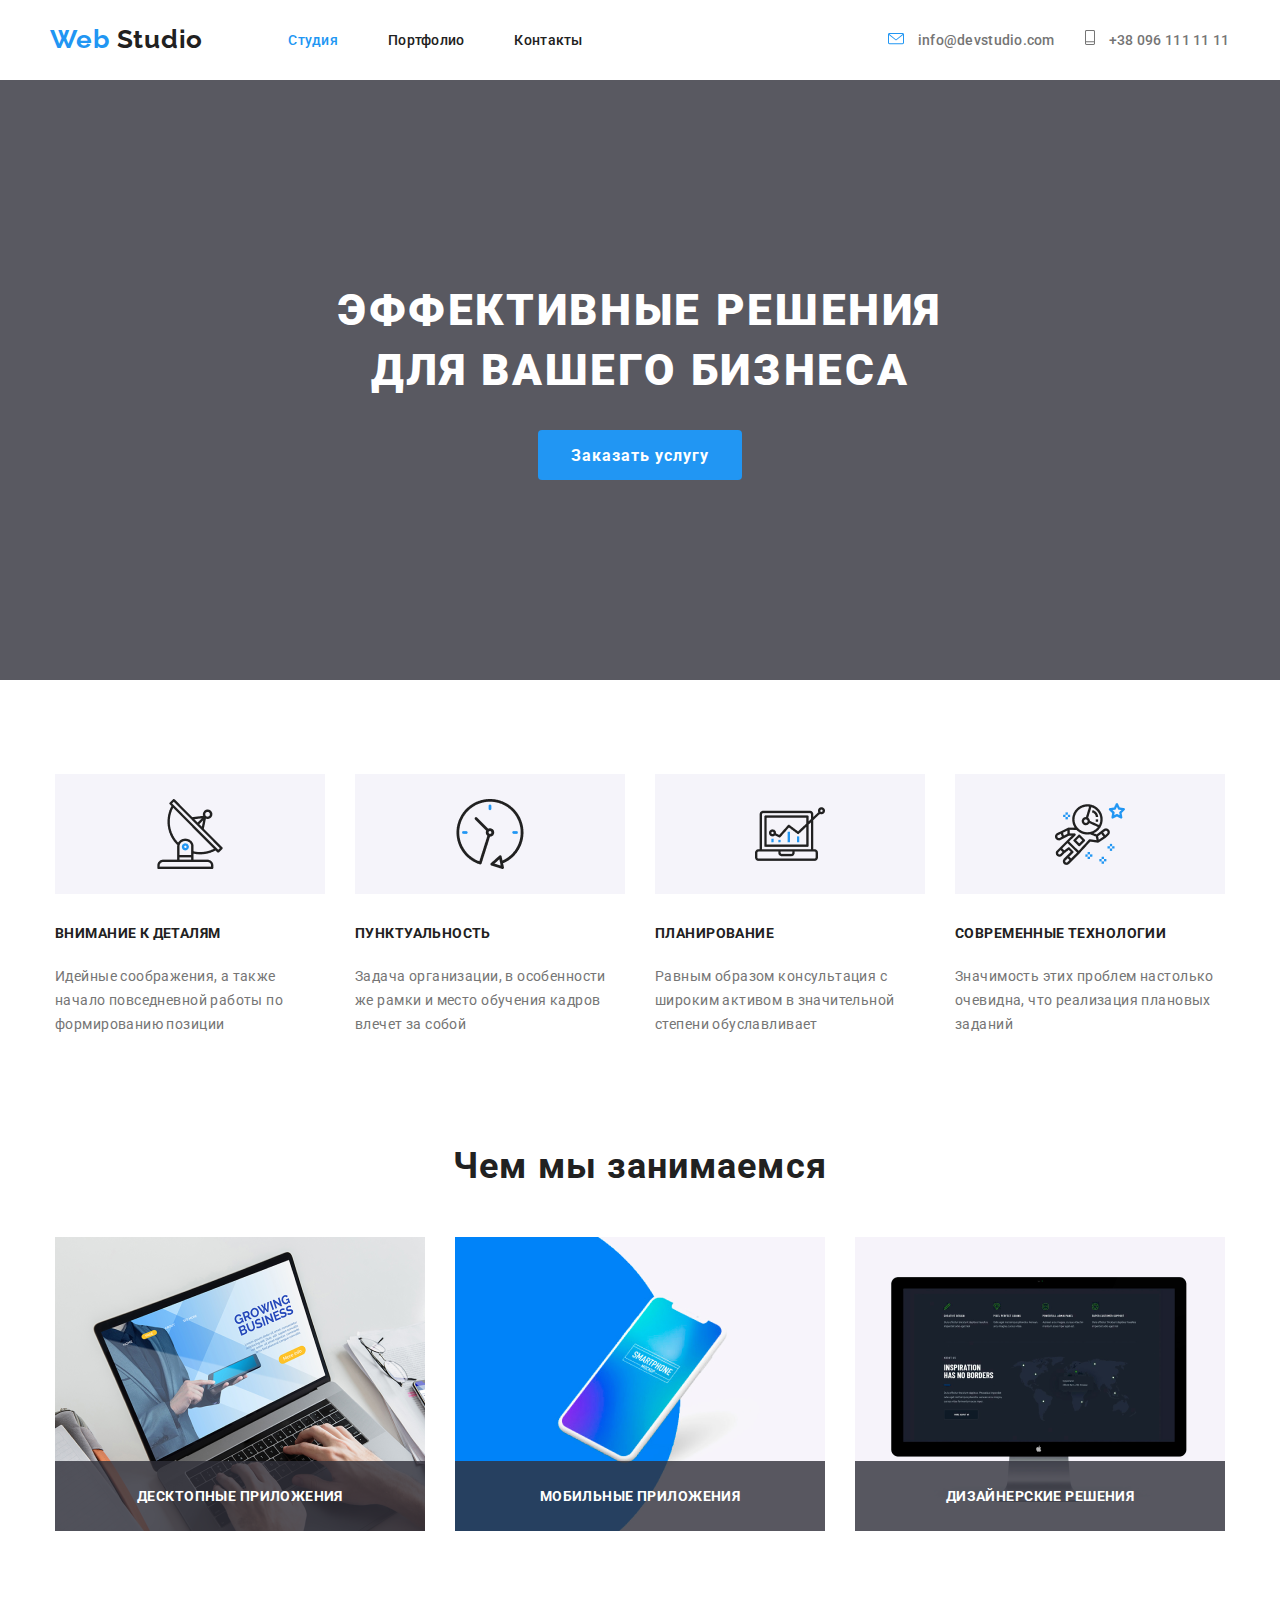
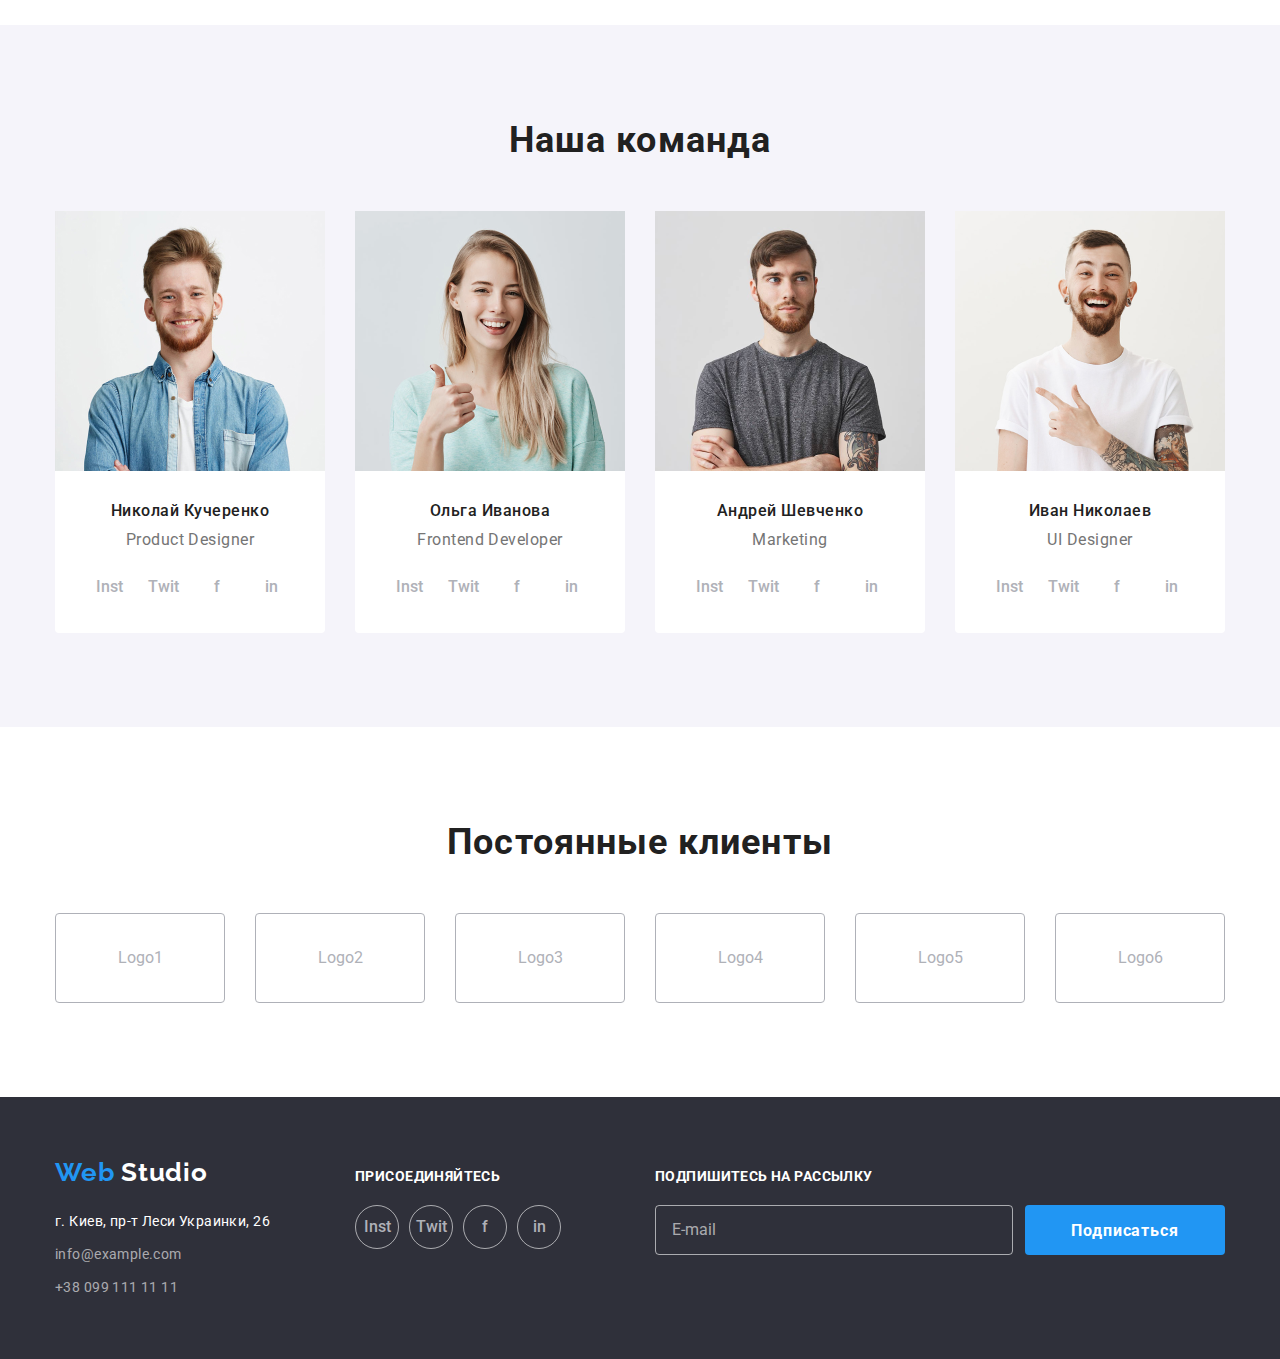
<file: index.html>
<!DOCTYPE html>
<html lang="en">
<head>
    <meta charset="UTF-8">
    <meta name="viewport" content="width=device-width, initial-scale=1.0">
    <title>Web Studio</title>
    <link href="https://fonts.googleapis.com/css2?family=Raleway&family=Roboto:wght@400;500;700;900&display=swap" rel="stylesheet">
    <link rel="stylesheet" href="https://cdnjs.cloudflare.com/ajax/libs/modern-normalize/0.7.0/modern-normalize.min.css">
    <link rel="stylesheet" href="./css/styles.css">
</head>
<body class="page">
    <div class="contianer">
        <header class="header-container container">    
            <!--Navbar-->
            <div class="page-header container">
                <nav class="nav-container">
                    <a class="logo header link" href="./">
                    <span class="site-logo main">
                        <span class="logo-part1">Web </span><span class="logo-part2">Studio</span>
                    </span> 
                    </a>
                    <!--main navigation-->
                    <ul class="site-nav list">
                        <li class="item">
                            <a class="link current" href="./index.html">Студия</a>
                        </li>
                        <li class="item">
                            <a class="link" href="./portfolio.html">Портфолио</a>
                        </li>
                        <li class="item">
                            <a class="link" href="#">Контакты</a>
                        </li>
                    </ul>
                    <!--contacts links-->
                    <ul class="site-contacts list">
                        <li class="item">
                            <a class="link" href="mailto:info@devstudio.com"><img src="./images/mail-pic.svg" alt="mail-icon"></a>
                            <a class="link" href="mailto:info@devstudio.com">info@devstudio.com</a>
                        </li>
                        <li class="item">
                            <a class="link" href="tel:+380961111111"><img src="./images/phone-pic.svg" alt="phone-icon"></a>
                            <a class="link" href="tel:+380961111111">+38 096 111 11 11</a>
                        </li class="item">
                    </ul>
            </nav>
            </div>
        </header>
    </div>
    <main>
         <!--Hero!-->
         <div class="hero">
            <section class="hero-container">
                <div class="hero-section">
                    <H1 class="hero-title">Эффективные решения для вашего бизнеса</H1>
                    <a class="link button hero" href="#">Заказать услугу</a>
                </div>             
            </section>
         </div>
        <!--Advantages-->
        <div class="container">
            <section class="advantages-container container">
                <div class="advantages-section">
                    <h2 class="advantages-title" hidden>Наши преимущества</h2>
                    <ul class="advantages-list list">
                        <li class="advantages-item">
                            <img class="advantages-image" src="./images/advan-antenna1.png" alt="marker antenna">
                            <h3 class="advantages-subtitle">Внимание к деталям</h3>
                            <p class="advantages-text">Идейные соображения, а также начало повседневной работы по формированию позиции</p>                
                        </li>
                        <li class="advantages-item">
                            <img class="advantages-image" src="./images/advan-clock1.png" alt="marker clock">
                            <h3 class="advantages-subtitle">Пунктуальность</h3>
                            <p class="advantages-text">Задача организации, в особенности же рамки и место обучения кадров влечет за собой</p>
                        </li>
                        <li class="advantages-item">
                            <img class="advantages-image" src="./images/advan-diagram1.png" alt="marker diagaram">
                            <h3 class="advantages-subtitle">Планирование</h3>
                            <p class="advantages-text">Равным образом консультация с широким активом в значительной степени обуславливает</p>
                        </li>
                        <li class="advantages-item">
                            <img class="advantages-image" src="./images/advan-astronaut1.png" alt="marker technologies">
                            <h3 class="advantages-subtitle">Современные технологии</h3>
                            <p class="advantages-text">Значимость этих проблем настолько очевидна, что реализация плановых заданий</p>
                        </li>
                    </ul>
                </div>
            </section>
        </div>
        <!--Projects examples-->
        <div class="container">
            <section class="projects-container container">
                <div class="projects-section">
                    <h2 class="section-title">Чем мы занимаемся</h2>
                    <ul class="projects-list list">
                        <li class="project-item">
                            <img class="project-image" src="./images/apps-on-desktop.png" alt="Desktop application running on laptop">
                            <a class="project-link link" href="#">Десктопные приложения</a>
                        </li>
                        <li class="project-item">
                            <img class="project-image" src="./images/apps-on-mobile.png" alt="Mobile application running on smartphone">
                            <a class="project-link link" href="">Мобильные приложения</a>
                        </li>
                        <li class="project-item">
                            <img class="project-image" src="./images/apps-design.png" alt="Application desighn">
                            <a class="project-link link" href="">Дизайнерские решения</a>
                        </li>
                    </ul>
                </div>
            </section>
        </div>
        <!--Our Team-->
        <div class="team">
            <section class="team-container">
                <div class="team-section">
                    <h2 class="section-title">Наша команда</h2>
                    <ul class="team-list list">
                        <li class="team-item">
                            <img class="team-member-photo" src="./images/team-nkucherenko.jpg" alt="Николай Кучеренко"
                            width="270"
                            height="260">
                            <h3 class="team-member-title">Николай Кучеренко</h3>
                            <p class="team-department">Product Designer</p>
                            <ul class="social-list list">
                                <li class="social-list-item">
                                    <a class="link" href="https://www.instagram.com/" aria-label="Link to Instagram">Inst</a>
                                </li>
                                <li class="social-list-item">
                                    <a class="link" href="https://twitter.com/" aria-label="Link to Twitter">Twit</a>
                                </li>
                                <li class="social-list-item">
                                    <a class="link" href="https://www.facebook.com/" aria-label="Link to Facebook">f</a>
                                </li>
                                <li class="social-list-item">
                                    <a class="link" href="https://www.linkedin.com/" aria-label="Link to Linkedin">in</a>                    
                                </li>
                            </ul>
                        <li class="team-item">
                            <img class="team-member-photo" src="./images/team-oivanova.png" alt="Ольга Иванова"
                            width="270"
                            height="260">
                            <h3 class="team-member-title">Ольга Иванова</h3>
                            <p class="team-department">Frontend Developer</p>
                            <ul class="social-list list">
                                <li class="social-list-item">
                                    <a class="link" href="https://www.instagram.com/" aria-label="Link to Instagram">Inst</a>
                                </li>
                                <li class="social-list-item">
                                    <a class="link" href="https://twitter.com/" aria-label="Link to Twitter">Twit</a>
                                </li>
                                <li class="social-list-item">
                                    <a class="link" href="https://www.facebook.com/" aria-label="Link to Facebook">f</a>
                                </li>
                                <li class="social-list-item">
                                    <a class="link" href="https://www.linkedin.com/" aria-label="Link to Linkedin">in</a>                    
                                </li>
                            </ul>
                        </li>
                        <li class="team-item">
                            <img class="team-member-photo" src="./images/team-ashevchenko.png" alt="Андрей Шевченко"
                            width="270"
                            height="260">
                            <h3 class="team-member-title">Андрей Шевченко</h3>
                            <p class="team-department">Marketing</p>
                            <ul class="social-list list">
                                <li class="social-list-item">
                                    <a class="link" href="https://www.instagram.com/" aria-label="Link to Instagram">Inst</a>
                                </li>
                                <li class="social-list-item">
                                    <a class="link" href="https://twitter.com/" aria-label="Link to Twitter">Twit</a>
                                </li>
                                <li class="social-list-item">
                                    <a class="link" href="https://www.facebook.com/" aria-label="Link to Facebook">f</a>
                                </li>
                                <li class="social-list-item">
                                    <a class="link" href="https://www.linkedin.com/" aria-label="Link to Linkedin">in</a>                    
                                </li>
                            </ul>
                        </li>
                        <li class="team-item">
                            <img class="team-member-photo" src="./images/team-inikolaiev.png" alt="Иван Николаев"
                            width="270"
                            height="260">
                            <h3 class="team-member-title">Иван Николаев</h3>
                            <p class="team-department">UI Designer</p>
                            <ul class="social-list list">
                                <li class="social-list-item">
                                    <a class="link" href="https://www.instagram.com/" aria-label="Link to Instagram">Inst</a>
                                </li>
                                <li class="social-list-item">
                                    <a class="link" href="https://twitter.com/" aria-label="Link to Twitter">Twit</a>
                                </li>
                                <li class="social-list-item">
                                    <a class="link" href="https://www.facebook.com/" aria-label="Link to Facebook">f</a>
                                </li>
                                <li class="social-list-item">
                                    <a class="link" href="https://www.linkedin.com/" aria-label="Link to Linkedin">in</a>                    
                                </li>
                            </ul>
                        </li>
                    </ul>
                </div>
            </section>
        </div>
        <!--Сonstant clients-->
        <div class="container">
            <section class="clients-container container">
                <div class="clients">
                    <h2 class="section-title">Постоянные клиенты</h2>
                <ul class="company-list list">
                    <li class="company-item">
                        <a class="link" href="#" aria-label="Link to Company1">Logo1</a>
                    </li>
                    <li class="company-item">
                        <a  class="link" href="#" aria-label="Link to Company2">Logo2</a>
                    </li>
                    <li class="company-item">
                        <a  class="link" href="#" aria-label="Link to Company3">Logo3</a>
                    </li>
                    <li class="company-item">
                        <a  class="link" href="#" aria-label="Link to Company4">Logo4</a>
                    </li>
                    <li class="company-item">
                        <a  class="link" href="#" aria-label="Link to Company5">Logo5</a>
                    </li>
                    <li class="company-item">
                        <a  class="link" href="#" aria-label="Link to Company6">Logo6</a>
                    </li>
                </ul>
                </div>
            </section>
        </div>
    </main>
    <!--Footer-->
    <div class="footer">
        <footer class="footer-container">
            <div class="footer-section">
                <!--Address-->
                <section class="section-address">
                    <a class="logo footer link" href="./">
                        <span class="site-logo secondary">
                            <span class="logo-part1">Web </span><span class="logo-part2">Studio</span>
                        </span> 
                    </a>
                    <address class="contacts">
                        <p class="address-text">г. Киев, пр-т Леси Украинки, 26</p>
                        <a class="link mail" href="mailto:info@example.com">info@example.com</a><br>
                        <a class="link call" href="tel:+380991111111">+38 099 111 11 11</a>
                    </address>
                </section>
                <!--Join!-->
                <section class="section-join">
                    <p class="join-text">Присоединяйтесь</p>
                    <ul class="social-list join list">
                        <li class="social-list-item">
                            <a class="link" href="https://www.instagram.com/" aria-label="Link to Instagram">Inst</a>
                        </li>
                        <li class="social-list-item">
                            <a class="link" href="https://twitter.com/" aria-label="Link to Twitter">Twit</a>
                        </li>
                        <li class="social-list-item">
                            <a class="link" href="https://www.facebook.com/" aria-label="Link to Facebook">f</a>
                        </li>
                        <li class="social-list-item">
                            <a class="link" href="https://www.linkedin.com/" aria-label="Link to Linkedin">in</a>                    
                        </li>
                    </ul>
                </section>
                <!--Sign up-->
                <section class="section-signup">
                    <p class="signup-text">Подпишитесь на рассылку</p>
                    <!--Input field-->
                    <div class="sign-container">
                        <span class="email-input">E-mail</span>
                        <!--"Sign up on telegram" button-->
                        <a class="link button" href="#">Подписаться</a>
                    </div>
                </section>
            </div>    
        </footer>
    </div>
</body>
</html>
</file>
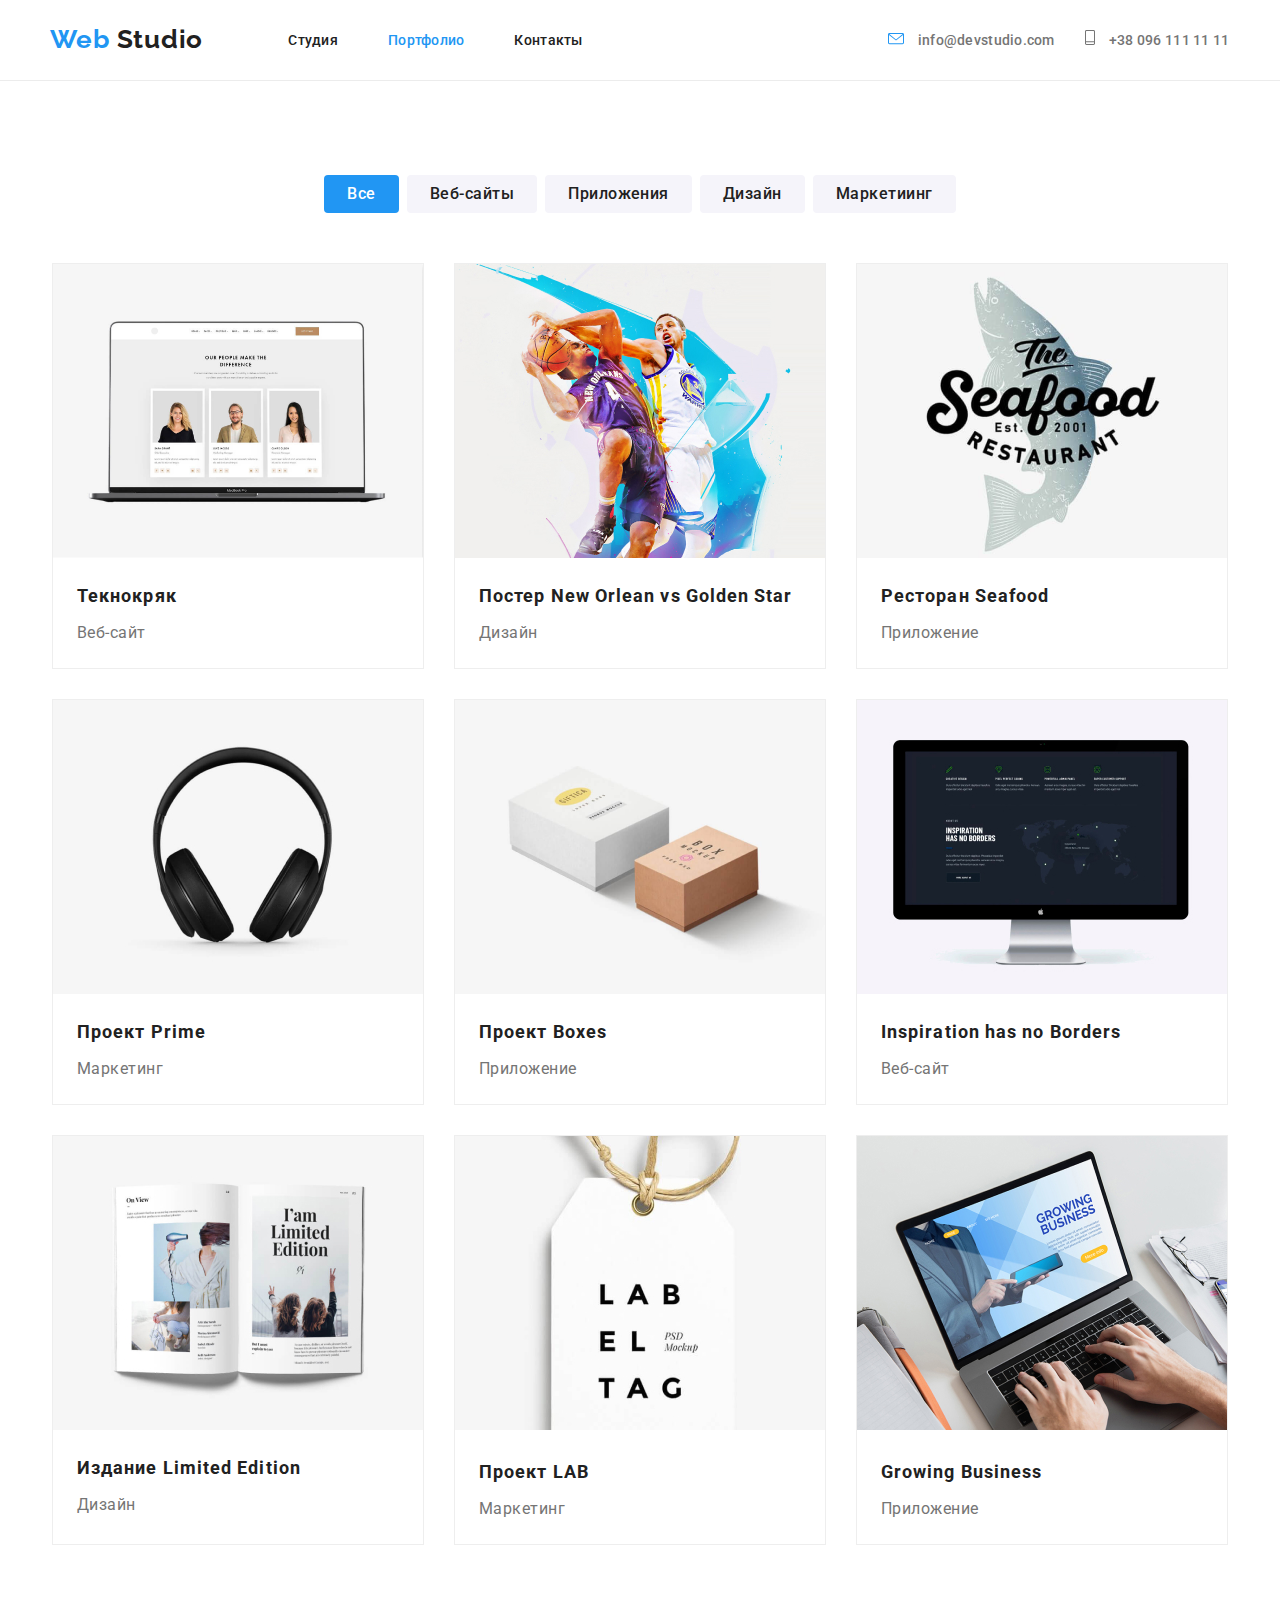
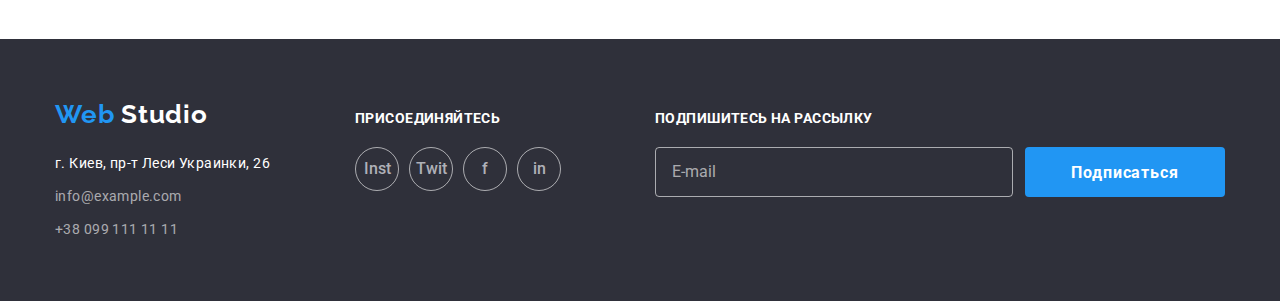
<file: portfolio.html>
<!DOCTYPE html>
<html lang="en">
<head>
    <meta charset="UTF-8">
    <meta name="viewport" content="width=device-width, initial-scale=1.0">
    <title>Web Studio</title>
    <link href="https://fonts.googleapis.com/css2?family=Raleway&family=Roboto:wght@400;500;700;900&display=swap" rel="stylesheet">
    <link rel="stylesheet" href="https://cdnjs.cloudflare.com/ajax/libs/modern-normalize/0.7.0/modern-normalize.min.css">
    <link rel="stylesheet" href="./css/styles.css">
</head>
<body class="page">
    <div class="container underline">
        <header class="header-container container">    
            <!--Navbar-->
            <div class="page-header container">
                <nav class="nav-container">
                    <a class="logo header link" href="./">
                    <span class="site-logo main">
                        <span class="logo-part1">Web </span><span class="logo-part2">Studio</span>
                    </span> 
                    </a>
                    <!--main navigation-->
                    <ul class="site-nav list">
                        <li class="item">
                            <a class="link" href="./index.html">Студия</a>
                        </li>
                        <li class="item">
                            <a class="link current" href="./portfolio.html">Портфолио</a>
                        </li>
                        <li class="item">
                            <a class="link" href="#">Контакты</a>
                        </li>
                    </ul>
                    <!--contacts links-->
                    <ul class="site-contacts list">
                        <li class="item">
                            <a class="link" href="mailto:info@devstudio.com"><img src="./images/mail-pic.svg" alt="mail-icon"></a>
                            <a class="link" href="mailto:info@devstudio.com">info@devstudio.com</a>
                        </li>
                        <li class="item">
                            <a class="link" href="tel:+380961111111"><img src="./images/phone-pic.svg" alt="phone-icon"></a>
                            <a class="link" href="tel:+380961111111">+38 096 111 11 11</a>
                        </li class="item">
                    </ul>
            </nav>
            </div>
        </header>
    </div>
    <main>
        <!--Portfolio navigation-->
        <div class="container">
            <section class="portfolio-nav container">
                <div class="portfolio-sort">
                    <ul class="portfolio-nav-list list">
                        <li class="portfolio-nav-item">
                            <button class="nav-button current" type="button">Все</button>
                        </li>
                        <li class="portfolio-nav-item">
                            <button class="nav-button" type="button">Веб-сайты</button>
                        </li>
                        <li class="portfolio-nav-item">
                            <button class="nav-button" type="button">Приложения</button>
                        </li>
                        <li class="portfolio-nav-item">
                            <button class="nav-button" type="button">Дизайн</button>
                        </li>
                        <li class="portfolio-nav-item">
                            <button class="nav-button" type="button">Маркетиинг</button>
                        </li>
                    </ul>
                </div>
            </section>
        </div>
        <!--Portfolio List All-->
        <div class="container">
            <section class="portfolio container">
                <div class="portfolio-container">
                    <h1 hidden>Портфолио</h1>
                    <ul class="portfolio-list list">
                        <li class="portfolio-item">
                            <a class="portfoli-link link link" href="#">
                                <img class="portfolio-image" src="./images/website-sample.png" alt="Фото Текнокряк Веб-сайт"
                                width="370"
                                height="294">
                                <p hidden class="portfolio-text">
                                    Технокряк это современная площадка распространения коронавируса. Компании используют эту платформу для цифрового шпионажа и атак на защищённые сервера конкурентов
                                </p>
                                <h2 class="portfolio-title">Текнокряк</h2>
                                <p class="portfolio-type">Веб-сайт</p>
                            </a>   
                        </li>
                        <li class="portfolio-item">
                            <a class="portfoli-link link" href="#">
                                <img class="portfolio-image" src="./images/portfolio-poster-neworlean.jpg" alt="Фото постера New Orlean vs Golden Star"
                                width="370"
                                height="294">
                                <p hidden class="portfolio-text">
                                    Технокряк это современная площадка распространения коронавируса. Компании используют эту платформу для цифрового шпионажа и атак на защищённые сервера конкурентов
                                </p>
                                <h2 class="portfolio-title">Постер New Orlean vs Golden Star</h2>
                                <p class="portfolio-type">Дизайн</p>
                            </a>
                        </li>
                        <li class="portfolio-item">
                            <a class="portfoli-link link" href="#">
                                <img class="portfolio-image" src="./images/portfolio-app-seafood.png" alt="Фото приложения ресторана Seafood"
                                width="370"
                                height="294">
                                <p hidden class="portfolio-text">
                                    Технокряк это современная площадка распространения коронавируса. Компании используют эту платформу для цифрового шпионажа и атак на защищённые сервера конкурентов
                                </p>
                                <h2 class="portfolio-title">Ресторан Seafood</h2>
                                <p class="portfolio-type">Приложение</p>
                            </a> 
                        </li>
                        <li class="portfolio-item">
                            <a class="portfoli-link link" href="#">
                                <img class="portfolio-image"src="./images/portfolio-prime.jpg" alt="Фото проекта Prime"
                                width="370"
                                height="294">
                                <p hidden class="portfolio-text">
                                    Технокряк это современная площадка распространения коронавируса. Компании используют эту платформу для цифрового шпионажа и атак на защищённые сервера конкурентов
                                </p>
                                <h2 class="portfolio-title">Проект Prime</h2>
                                <p class="portfolio-type">Маркетинг</p>
                            </a> 
                        </li>
                        <li class="portfolio-item">
                            <a class="portfolio-link link" href="">
                                <img class="portfolio-image" src="./images/portfolio-boxes.png" alt="Фото проекта Boxes"
                                width="370"
                                height="294">
                                <p hidden class="portfolio-text">
                                    Технокряк это современная площадка распространения коронавируса. Компании используют эту платформу для цифрового шпионажа и атак на защищённые сервера конкурентов
                                </p>
                                <h2 class="portfolio-title">Проект Boxes</h2>
                                <p class="portfolio-type">Приложение</p>
                            </a>
                        </li>
                        <li class="portfolio-item">
                            <a class="portfolio-link link" href="#">
                                <img class="portfolio-image" src="./images/portfolio-inspiration.jpg" alt="Фото веб-сайта Inspiration has no Borders"
                                width="370"
                                height="294">
                                <p hidden class="portfolio-text">
                                    Технокряк это современная площадка распространения коронавируса. Компании используют эту платформу для цифрового шпионажа и атак на защищённые сервера конкурентов
                                </p>
                                <h2 class="portfolio-title">Inspiration has no Borders</h2>
                                <p class="portfolio-type">Веб-сайт</p>
                            </a> 
                        </li>
                        <li class="portfolio-item">
                            <a class="portfolio-link link" href="#">
                                <img class="portfolio-image" src="./images/portfolio-limited-edition.jpg" alt="Фото издания Limited Edition"
                                width="370"
                                height="294">
                                <p hidden class="portfolio-text">
                                    Технокряк это современная площадка распространения коронавируса. Компании используют эту платформу для цифрового шпионажа и атак на защищённые сервера конкурентов
                                </p>
                                <h2 class="portfolio-title">Издание Limited Edition</h2>
                                <p class="portfolio-type">Дизайн</p>
                            </a>
                        </li>
                        <li class="portfolio-item">
                            <a class="portfolio-image link" class="portfolio-link link" href="#">
                                <img src="./images/portfolio-lab.jpg" alt="Фото проекта LAB"
                                width="370"
                                height="294">
                                <p hidden class="portfolio-text">
                                    Технокряк это современная площадка распространения коронавируса. Компании используют эту платформу для цифрового шпионажа и атак на защищённые сервера конкурентов
                                </p>
                                <h2 class="portfolio-title">Проект LAB</h2>
                                <p class="portfolio-type">Маркетинг</p>
                            </a>
                        </li>
                        <li class="portfolio-item">
                            <a class="portfolio-image link" class="portfolio-link link" href="#">
                                <img src="./images/portfolio-growing-business.jpg" alt="Фото приложения Growing Business"
                                width="370"
                                height="294">
                                <p hidden class="portfolio-text">
                                    Технокряк это современная площадка распространения коронавируса. Компании используют эту платформу для цифрового шпионажа и атак на защищённые сервера конкурентов
                                </p>
                                <h2 class="portfolio-title">Growing Business</h2>
                                <p class="portfolio-type">Приложение</p>
                            </a>
                        </li>
                    </ul>
            </section>
            </div>
        </div>
    </main>
    <!--Footer-->
    <div class="footer">
        <footer class="footer-container">
            <div class="footer-section">
                <!--Address-->
                <section class="section-address">
                    <a class="logo footer link" href="./">
                        <span class="site-logo secondary">
                            <span class="logo-part1">Web </span><span class="logo-part2">Studio</span>
                        </span> 
                    </a>
                    <address class="contacts">
                        <p class="address-text">г. Киев, пр-т Леси Украинки, 26</p>
                        <a class="link mail" href="mailto:info@example.com">info@example.com</a><br>
                        <a class="link call" href="tel:+380991111111">+38 099 111 11 11</a>
                    </address>
                </section>
                <!--Join!-->
                <section class="section-join">
                    <p class="join-text">Присоединяйтесь</p>
                    <ul class="social-list join list">
                        <li class="social-list-item">
                            <a class="link" href="https://www.instagram.com/" aria-label="Link to Instagram">Inst</a>
                        </li>
                        <li class="social-list-item">
                            <a class="link" href="https://twitter.com/" aria-label="Link to Twitter">Twit</a>
                        </li>
                        <li class="social-list-item">
                            <a class="link" href="https://www.facebook.com/" aria-label="Link to Facebook">f</a>
                        </li>
                        <li class="social-list-item">
                            <a class="link" href="https://www.linkedin.com/" aria-label="Link to Linkedin">in</a>                    
                        </li>
                    </ul>
                </section>
                <!--Sign up-->
                <section class="section-signup">
                    <p class="signup-text">Подпишитесь на рассылку</p>
                    <!--Input field-->
                    <div class="sign-container">
                        <span class="email-input">E-mail</span>
                        <!--"Sign up on telegram" button-->
                        <a class="link button" href="#">Подписаться</a>
                    </div>
                </section>
            </div>    
        </footer>
    </div>
</body>
</html>
</file>
<file: css/styles.css>
:root {
    --text-color-main: #212121;
    --text-color-secondary:#757575;
    --text-color-accent: #2196F3;
    --text-color-accent2: #ffffff;
    --text-color-footer: rgba(255, 255, 255, 0.6);;
    --background-color-main: #ffffff;
    --background-color-secondary: #F5F4FA;
    --background-color-accent: #2196F3;
    --background-color-accent2: #2F303A;
    --background-color-transparent1: rgba(47, 48, 58, 0.8);
    --background-color-transparent2: rgba(33, 150, 243, 0.9);
    --background-color-footer: #2F303A;
    --link-color-inactive: #AFB1B8;
    --link-color-active: #2196F3;
    --nav-underline: #ECECEC;
    --cards-line: #EEEEEE;
}

/*Page main (body) font and color styling*/
.page {
    background-color: var(--background-color-main);
    font-family: 'Roboto', sans-serif;
}

.site-logo {
    font-family: 'Raleway', sans-serif;
    font-size: 26px;
    font-weight: bold;
    line-height: 1.2;
    letter-spacing: 0.03em;
}

h1,h2,h3,h4,h5,h6 {
    margin-top: 0;
    margin-bottom: 0;
}

.list {
    list-style: none;
    padding: 0;
    margin: 0;
}

.link {
    text-decoration: none;
}

.link.button {
    color: var(--text-color-accent2);
    background-color: var(--background-color-accent);
}

.site-nav .link:hover,
.site-nav .link:focus {
    color: var( --text-color-accent);
}

.site-contacts .link:hover,
.site-contacts .link:focus {
    color:var( --text-color-accent);
}
/*Navbar (header)styling */

.container {
    background-color: var(--background-color-main);
}

.header-container {
    max-width: 1600px;

    padding-left: 15px;
    padding-right: 15px;
    margin-left: auto;
    margin-right: auto;
}
.container.underline {
    border-bottom: 1px solid var(--nav-underline);
}

.nav-container {
    display: flex;
    align-items: center;
    justify-content: center;
}

.site-logo.main .logo-part1 {
    color: var(--text-color-accent);
}

.site-logo.main .logo-part2 {
    color: var(--text-color-main);
}

.site-nav {
    display: flex;
    margin-left: 85px;
}

/*всем элементам списка, кроме последнего
равен этому выражению  .site-nav .item:not(:last-child) {}
(применить к всем который следует за .item - первый ел-т в списке)
*/
.site-nav .item + .item {
    margin-left: 50px;
}

.site-nav .link {
    display: block;
    padding-top: 32px;
    padding-bottom: 32px;

    color: var(--text-color-main);
    font-weight: 500;
    font-size: 14px;
    line-height: 1.15;
    letter-spacing: 0.02em;
}

.site-nav .link.current {
    color: var(--text-color-accent);
}

.site-contacts {
    display: flex;
    margin-left: 305px;
}

.site-contacts .link {
    color: var(--text-color-secondary);
    font-weight: 500;
    font-size: 14px;
    line-height: 1.5;
    letter-spacing: 0.02em
}

.site-contacts .item + .item{
    padding-left: 30px;
}

.site-contacts .item .link + .link {
    padding-left: 10px;

}
/*Section "Hero" styling*/
.hero {
    background-color: var(--background-color-transparent1);
}

.hero-container {
    max-width: 1600px;
    height: 600px;
    margin-left: auto;
    margin-right: auto;
}

.hero-section {
    padding-top: 200px;
    padding-bottom: 200px;
    padding-right: 15px;
    padding-left: 15px;
    
    background-color: var(--background-color-transparent);
    text-align: center;
}

.hero-title {
    width: 696px;
    margin-left: auto;
    margin-right: auto;
    margin-bottom: 30px;
    
    color: var(--text-color-accent2);
    font-weight: 900;
    font-size: 44px;
    line-height: 1.364;
    letter-spacing: 0.06em;
    text-transform: uppercase;
}
.button.hero {
    display:inline-block;
    min-width: 200px;
    height: 50px;
    padding: 10px 32px;
    border: 1px solid transparent;
    font-weight: 700;

    font-size: 16px;
    line-height: 1.875;
    letter-spacing: 0.06em;
    border-radius: 4px;
   }

/*Section "Advantages" styling*/
.advantages-container {
    max-width: 1600px;
    margin-left:auto;
    margin-right: auto;
}

.advantages-section {
    padding-top: 94px;
    padding-left: 15px;
    padding-right: 15px;
    margin-left:auto;
    margin-right: auto;
}
.advantages-list {
    display: flex;
    justify-content: center;
}

.advantages-item {
    width: 270px;
    align-items: center;
}

.advantages-list .advantages-item + .advantages-item {
    margin-left: 30px
}

.advantages-image {
    display: block;
    padding-left: 100px;;
    padding-right: 100px;
    padding-top: 25px;
    padding-bottom: 25px;
    margin-bottom: 30px;
   
    background-color: var(--background-color-secondary);    
}

.advantages-subtitle {
    display: inline-block;
    width: 270px;
    margin-bottom: 10px;

    color: var(--text-color-main);
    font-weight: bold;
    font-size: 14px;
    line-height: 1.142;
    letter-spacing: 0.03em;
    text-transform: uppercase;
}

.advantages-text {
    width: 270px;

    color: var(--text-color-secondary);
    font-size: 14px;
    line-height: 1.714;
    letter-spacing: 0.03em;
}

/*Section "Our Ptojects"*/
.projects-container {
    max-width: 1600px;
    margin-left:auto;
    margin-right: auto;
}

.projects-section {
    padding-top: 94px;
    padding-bottom: 94px;
    padding-left: 15px;
    padding-right: 15px;
    margin-left:auto;
    margin-right: auto;
}

.project-item {
    display: flex;
    flex-direction: column;
    width: 370px;
    height: 294px;
}

.projects-list {
    display: flex;
    justify-content: center;
}

.projects-list .project-item + .project-item {
    margin-left: 30px;
}

.project-image {
    display: inline-block;
    width: 370px;
}

.project-link {
    width: 370px;
    height: 70px;
}

/*Headers styling for "Our Ptojects","Our team", "Our Clients" */
.section-title {
    margin-top: 0;
    margin-bottom: 50px;

    color: var(--text-color-main);
    font-weight: bold;
    font-size: 36px;
    line-height: 1.17;
    text-align: center;
    letter-spacing: 0.03em;
}

.project-link {
    min-width: 370px;
    height: 70px;
    padding: 27px 82px;
    margin-top: -70px;

    color: var(--text-color-accent2);
    background-color:var(--background-color-transparent1);
    font-weight: bold;
    font-size: 14px;
    line-height: 1.143;
    letter-spacing: 0.03em;
    text-transform: uppercase;
    text-align: center;
}

/*Section "Team" styling*/
.team {
    background-color: var(--background-color-secondary);
}

.team-container {
    max-width: 1600px;
    margin-left:auto;
    margin-right: auto;
}

.team-section {
    padding-top: 94px;
    padding-bottom: 94px;
    padding-left: 15px;
    padding-right: 15px;
}

.team-list {
    display: flex;
    justify-content: center;
}

.team-item {
    padding-bottom: 24px;

    text-align: center;
    background-color: var(--background-color-main);
    border-radius: 0px 0px 4px 4px;
}
.team-list .team-item + .team-item {
    margin-left: 30px;
}

.team-member-photo {
    display: block;
    margin-bottom: 30px;
}

.team-member-title {
    margin-bottom: 10px;
    color:var(--text-color-main);
    font-weight: 500;
    font-size: 16px;
    line-height: 1.188;
    letter-spacing: 0.03em;
}

.team-department {
    margin-top: 0;
    margin-bottom: 16px;

    color:var(--text-color-secondary);
    font-weight: normal;
    font-size: 16px;   
    line-height: 1.188;
    letter-spacing: 0.03em;
}
.social-list {
    display: flex;
    justify-content: center;
}

.social-list .link {
    display: flex;
    justify-content: center;
    align-items: center;
    width: 44px;
    height: 44px;
    padding-left: auto;
    padding-right: auto;
    border: 1px solid var(--background-color-main);
    border-radius: 25px;

    font-weight: 500;
    color: var(--link-color-inactive);
}

.social-list .social-list-item + .social-list-item {
    margin-left: 10px;
}

.social-list .link:hover,
.social-list .link:focus {
    color: var(--link-color-active);
}

/*Section "Clients" styling*/

.clients-container {
    max-width: 1600px;
    margin-left: auto;
    margin-right: auto;
}

.clients {

    padding-top: 94px;
    padding-bottom: 94px;
    padding-left: 15px;
    padding-right: 15px;
    margin-left: auto;
    margin-right: auto;
}

.company-list {
    display: flex;
    justify-content: center;
}

.company-item {
    display: flex;
    justify-content: center;
    width: 170px;
    height: 90px;

    border: 1px solid var(--link-color-inactive);
    border-radius: 4px; 
}

.company-item + .company-item {
    margin-left: 30px;
}

.company-list .link {
    display: flex;
    align-items: center;

    border-radius: 4px;
    color: var(--link-color-inactive);
}

.company-list .link:hover,
.company-list .link:focus {
    color: var(--link-color-active);
}

/*Footer styling*/
.footer {
    background-color: var(--background-color-footer);
}

.footer-container {
    max-width: 1600px;
    padding-right: 15px;
    padding-left: 15px;
    margin-left: auto;
    margin-right: auto;
}

.footer-section {
    display: flex;
    justify-content: center;
    
}
/*Logo + Address block*/
.section-address {
    display: flex;
    flex-direction: column;
    width: 231px;
    padding-top: 60px;
    padding-bottom: 60px;
}

.section-address .link {
    display: block;

    font-size: 14px;
    line-height: 1.72;
    letter-spacing: 0.03em;
    color: var(--text-color-footer);
}

.logo.footer.link{
    display: block;
    margin-bottom: 20px;
}

.site-logo.secondary .logo-part1 {
    color:var(--link-color-active);
}
    
.site-logo.secondary .logo-part2 {
    color: var(--text-color-accent2);
}

.address-text {
    margin-top: 0;
    margin-bottom: 9px;
    
    color: var(--text-color-accent2);
    font-style: normal;
    font-size: 14px;
    line-height: 1.72;
    letter-spacing: 0.03em;
}
.contacts .link {
    display: inline-block;
}

.contacts .link,
.contacts .mail {
    display: inline-block;
    font-style: normal;
}

.contacts .mail {
    margin-bottom: 9px;
}

/*Join block*/
.section-join {
    display: flex;
    flex-direction: column;
    width: 206px;
    padding-top: 72px;
    padding-bottom: 100px;
    margin-left: 69px;
}

.join-text, .signup-text {
    margin-top:0;
    margin-bottom: 20px;
    padding: 0;

    color: var(--text-color-accent2);
    font-weight: bold;
    font-size: 14px;
    line-height: 1.14;
    letter-spacing: 0.03em;
    text-transform: uppercase;
}

.social-list.join .link {
    border: 1px solid var(--text-color-footer);
    border-radius: 25px;
}

/*Sign-up block*/
.section-signup {
    max-width: 570px;
    padding-top: 72px;
    padding-bottom: 94px;
    margin-left: 94px;
}

.sign-container {
    display: flex;

}
.sign-container .button {
    display: inline-block;
    min-width: 200px;
    height: 50px;
    padding: 10px 29px;
    border: 1px solid transparent;
    margin-left: 12px;

    font-weight: bold;
    font-size: 16px;
    line-height: 1.875;
    letter-spacing: 0.06em;
    border-radius: 4px;
    text-align: center;
}

.email-input {
    display: flex;
    align-items: center;
    width: 358px;
    height: 50px;
    padding-left: 16px;
    
    font-size: 16px;
    line-height: 20px;
    color: var(--text-color-footer);
    border: 1px solid var(--text-color-footer);
    border-radius: 4px;
}

/*Portfolio page styling*/
/*Portfolio navigation*/

.portfolio-nav {
    max-width: 1600px;
    padding-right: 15px;
    padding-left: 15px;
    margin-right: auto;
    margin-left: auto;
}

.portfolio-sort {
   
    padding-top: 94px;
    margin-right: auto;
    margin-left: auto;
}

.portfolio-nav-list {
    display: flex;
    justify-content: center;
    padding-bottom: 50px;

    text-align: center;   
}

.nav-button {
    display: inline-block;
    padding: 5px 22px ;
    border: 1px solid transparent;
    border-radius: 4px;
    
    color: var(--text-color-main);
    background-color: var(--background-color-secondary);
    font-weight: 500;
    font-size: 16px;
    line-height: 1.625;
    text-align: center;
    letter-spacing: 0.03em;
}
.portfolio-nav .portfolio-nav-item + .portfolio-nav-item {
    margin-left: 8px;
}

.nav-button:hover,
.nav-button:focus {
    background-color: var(--background-color-accent);
    color: var(--text-color-accent2);
}

.nav-button.current {
    color: var(--text-color-accent2);
    background-color: var(--background-color-accent);
}

/*Portfolio items container*/
.portfolio {
    display: flex;
    max-width: 1600px;
    padding-right: 15px;
    padding-left: 15px;
    margin-right: auto;
    margin-left: auto;
}

.portfolio-container { 
    padding-bottom: 94px;
}

.portfolio-list {
    display: flex;
    flex-wrap: wrap;
    justify-content: center;
}

.portfolio-item {
    display: flex;
    margin-bottom: 30px;
    margin-bottom: 30px;
    margin-right: 30px;

    border: 1px solid var(--cards-line);
}

/*к каждому 3му ел-ту*/
.portfolio-item:nth-child(3n) {
    margin-right: 0;
}
/*к 3 последним ел-там*/
.portfolio-item:nth-last-child(-n+3) {
    margin-bottom: 0;
}

/*альтернативный способ на основе calc
width: calc ((100% - 60px) / 3 ;
margin-right: 30px;
formula
calc((100% - (N of margin in row)*margin) / N of elements in row */

.portfolio-image {
    display: block;
}

.portfolio-title {
    min-width: 322px;
    padding-right: 24px;
    padding-left: 24px;
    margin-top: 20px;
    margin-bottom: 4px;

    color: var(--text-color-main);
    font-weight: bold;
    font-size: 18px;
    line-height: 2;
    letter-spacing: 0.06em;
}

.portfolio-type {
    min-width: 322px;
    padding-right: 24px;
    padding-left: 24px;
    margin-top: 0;
    margin-bottom: 20px;

    color: var(--text-color-secondary);
    font-size: 16px;
    line-height: 1.875;
    letter-spacing: 0.03em;
}

.portfolio-text {
    width: 370px;
    height: 294px;
    margin-top: -294px;

    color: var(--text-color-accent2);
    background-color: var(--background-color-transparent2);
    font-size: 18px;
    line-height: 28px;
    letter-spacing: 0.03em;
}
</file>
